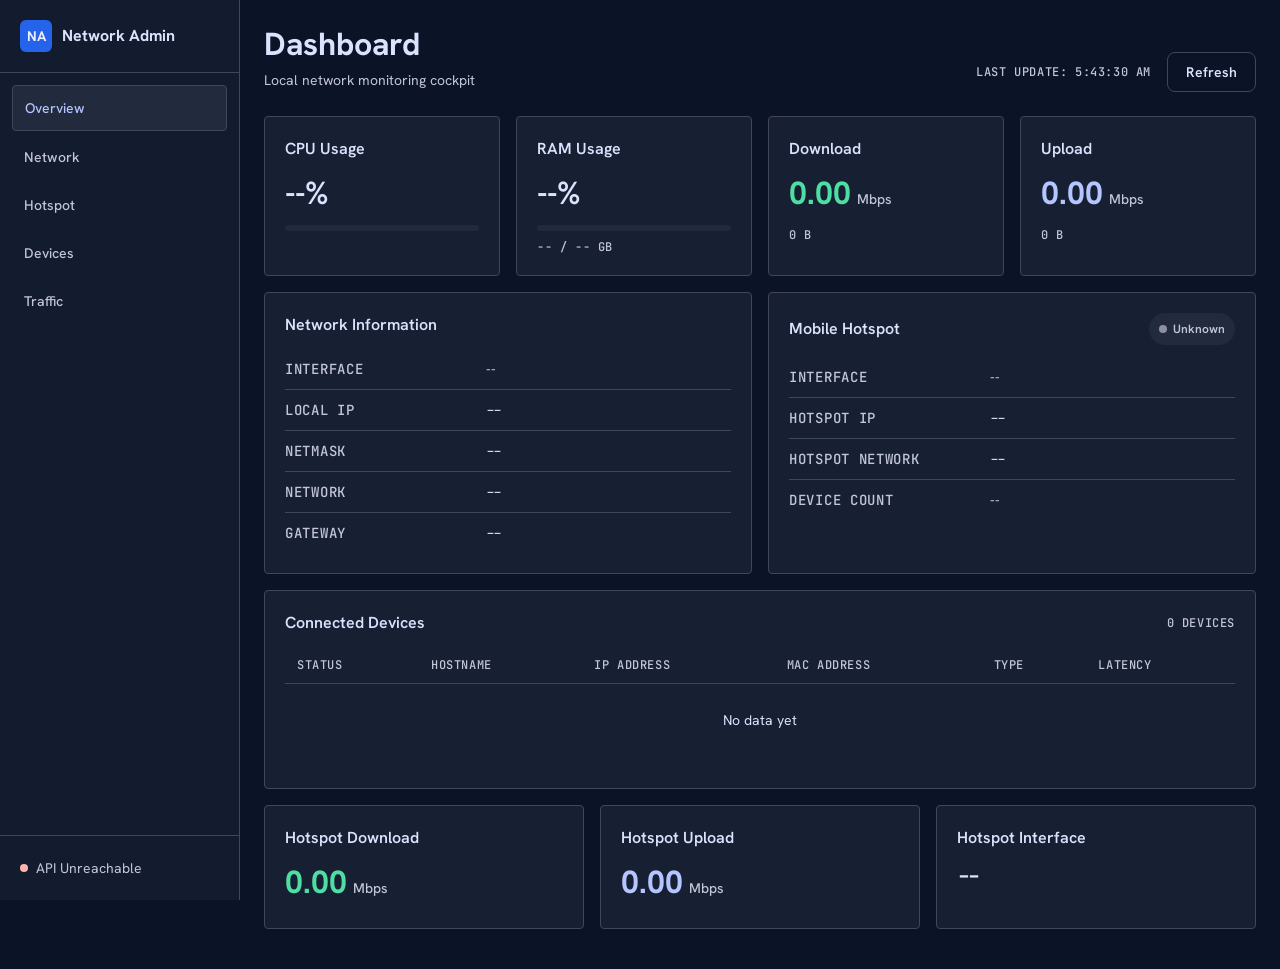
<file: frontend/index.html>
<!DOCTYPE html>
<html lang="en">
<head>
<meta charset="UTF-8">
<meta name="viewport" content="width=device-width, initial-scale=1.0">
<title>Obsidian Flux | Network Monitor</title>
<link rel="preconnect" href="https://fonts.googleapis.com">
<link href="https://fonts.googleapis.com/css2?family=Hanken+Grotesk:wght@400;500;600;700&family=JetBrains+Mono:wght@400;500&display=swap" rel="stylesheet">
<link rel="stylesheet" href="style.css">
</head>
<body>

<div class="app-shell">



  <aside class="sidebar">
    <div class="sidebar-brand">
      <span class="brand-mark">NA</span>
      <span class="brand-name">Network Admin</span>
    </div>

    <nav class="sidebar-nav">
      <a href="#overview" class="nav-item active" data-section="overview">Overview</a>
      <a href="#network" class="nav-item" data-section="network">Network</a>
      <a href="#hotspot" class="nav-item" data-section="hotspot">Hotspot</a>
      <a href="#devices" class="nav-item" data-section="devices">Devices</a>
      <a href="#traffic" class="nav-item" data-section="traffic">Traffic</a>
    </nav>

    <div class="sidebar-footer">
      <div class="api-status" id="api-status">
        <span class="status-dot offline" id="api-status-dot"></span>
        <span id="api-status-text">Connecting…</span>
      </div>
    </div>
  </aside>



  <main class="main">

    <header class="topbar">
      <div>
        <h1 class="page-title">Dashboard</h1>
        <p class="page-subtitle">Local network monitoring cockpit</p>
      </div>
      <div class="topbar-actions">
        <span class="label-mono" id="last-updated">LAST UPDATE: --:--:--</span>
        <button class="btn btn-secondary" id="refresh-btn">Refresh</button>
      </div>
    </header>



    <section class="grid grid-4" id="overview">

      <div class="card metric-card">
        <div class="card-header">
          <span class="card-title">CPU Usage</span>
        </div>
        <div class="metric-value" id="cpu-value">--%</div>
        <div class="progress-bar">
          <div class="progress-fill" id="cpu-bar" style="width:0%"></div>
        </div>
      </div>

      <div class="card metric-card">
        <div class="card-header">
          <span class="card-title">RAM Usage</span>
        </div>
        <div class="metric-value" id="ram-value">--%</div>
        <div class="progress-bar">
          <div class="progress-fill" id="ram-bar" style="width:0%"></div>
        </div>
        <div class="metric-sub label-mono" id="ram-detail">-- / -- GB</div>
      </div>

      <div class="card metric-card">
        <div class="card-header">
          <span class="card-title">Download</span>
        </div>
        <div class="metric-value accent-secondary" id="download-value">0.00<span class="metric-unit">Mbps</span></div>
        <div class="metric-sub label-mono" id="download-bytes">0 B</div>
      </div>

      <div class="card metric-card">
        <div class="card-header">
          <span class="card-title">Upload</span>
        </div>
        <div class="metric-value accent-primary" id="upload-value">0.00<span class="metric-unit">Mbps</span></div>
        <div class="metric-sub label-mono" id="upload-bytes">0 B</div>
      </div>

    </section>



    <section class="grid grid-2" id="network">

      <div class="card">
        <div class="card-header">
          <span class="card-title">Network Information</span>
        </div>
        <table class="info-table">
          <tbody>
            <tr><td class="label-mono">INTERFACE</td><td id="net-interface">--</td></tr>
            <tr><td class="label-mono">LOCAL IP</td><td class="mono" id="net-local-ip">--</td></tr>
            <tr><td class="label-mono">NETMASK</td><td class="mono" id="net-netmask">--</td></tr>
            <tr><td class="label-mono">NETWORK</td><td class="mono" id="net-network">--</td></tr>
            <tr><td class="label-mono">GATEWAY</td><td class="mono" id="net-gateway">--</td></tr>
          </tbody>
        </table>
      </div>

      <div class="card" id="hotspot">
        <div class="card-header">
          <span class="card-title">Mobile Hotspot</span>
          <span class="chip" id="hotspot-status-chip"><span class="chip-dot"></span><span id="hotspot-status-text">Unknown</span></span>
        </div>
        <table class="info-table">
          <tbody>
            <tr><td class="label-mono">INTERFACE</td><td id="hotspot-interface">--</td></tr>
            <tr><td class="label-mono">HOTSPOT IP</td><td class="mono" id="hotspot-ip">--</td></tr>
            <tr><td class="label-mono">HOTSPOT NETWORK</td><td class="mono" id="hotspot-network">--</td></tr>
            <tr><td class="label-mono">DEVICE COUNT</td><td id="hotspot-device-count">--</td></tr>
          </tbody>
        </table>
      </div>

    </section>



    <section class="grid grid-1" id="devices">
      <div class="card">
        <div class="card-header">
          <span class="card-title">Connected Devices</span>
          <span class="label-mono" id="devices-count">0 DEVICES</span>
        </div>
        <div class="table-wrap">
          <table class="data-table">
            <thead>
              <tr>
                <th class="label-mono">STATUS</th>
                <th class="label-mono">HOSTNAME</th>
                <th class="label-mono">IP ADDRESS</th>
                <th class="label-mono">MAC ADDRESS</th>
                <th class="label-mono">TYPE</th>
                <th class="label-mono">LATENCY</th>
              </tr>
            </thead>
            <tbody id="devices-body">
              <tr><td colspan="6" class="empty-row">No data yet</td></tr>
            </tbody>
          </table>
        </div>
        <p class="table-note" id="devices-note"></p>
      </div>
    </section>



    <section class="grid grid-3" id="traffic">

      <div class="card metric-card">
        <div class="card-header">
          <span class="card-title">Hotspot Download</span>
        </div>
        <div class="metric-value accent-secondary" id="traffic-download">0.00<span class="metric-unit">Mbps</span></div>
      </div>

      <div class="card metric-card">
        <div class="card-header">
          <span class="card-title">Hotspot Upload</span>
        </div>
        <div class="metric-value accent-primary" id="traffic-upload">0.00<span class="metric-unit">Mbps</span></div>
      </div>

      <div class="card metric-card">
        <div class="card-header">
          <span class="card-title">Hotspot Interface</span>
        </div>
        <div class="metric-value metric-value-sm mono" id="traffic-interface">--</div>
        <div class="metric-sub label-mono" id="traffic-error"></div>
      </div>

    </section>

  </main>
</div>

<script src="app.js"></script>
</body>
</html>
</file>
<file: frontend/style.css>
/* ============================================================
   OBSIDIAN FLUX - DESIGN TOKENS (from Design.md)
   ============================================================ */

:root {
  /* Colors */
  --surface: #0b1326;
  --surface-dim: #0b1326;
  --surface-bright: #31394d;
  --surface-container-lowest: #060e20;
  --surface-container-low: #131b2e;
  --surface-container: #171f33;
  --surface-container-high: #222a3d;
  --surface-container-highest: #2d3449;
  --on-surface: #dae2fd;
  --on-surface-variant: #c3c6d7;
  --outline: #8d90a0;
  --outline-variant: #434655;
  --primary: #b4c5ff;
  --on-primary: #002a78;
  --primary-container: #2563eb;
  --on-primary-container: #eeefff;
  --secondary: #4edea3;
  --on-secondary: #003824;
  --secondary-container: #00a572;
  --tertiary: #ffb596;
  --on-tertiary-container: #ffede6;
  --error: #ffb4ab;
  --on-error: #690005;
  --error-container: #93000a;
  --on-error-container: #ffdad6;
  --background: #0b1326;
  --on-background: #dae2fd;
  --surface-variant: #2d3449;

  /* Typography */
  --font-body: "Hanken Grotesk", sans-serif;
  --font-mono: "JetBrains Mono", monospace;

  /* Radius */
  --radius-sm: 0.125rem;
  --radius-default: 0.25rem;
  --radius-md: 0.375rem;
  --radius-lg: 0.5rem;
  --radius-xl: 0.75rem;
  --radius-full: 9999px;

  /* Spacing */
  --unit: 4px;
  --gutter: 16px;
  --margin-page: 24px;
  --card-padding: 20px;
  --stack-gap: 12px;

  /* Sidebar */
  --sidebar-width: 240px;
}

* {
  margin: 0;
  padding: 0;
  box-sizing: border-box;
}

body {
  font-family: var(--font-body);
  background: var(--background);
  color: var(--on-background);
  font-size: 16px;
  line-height: 24px;
}

.mono {
  font-family: var(--font-mono);
}

.label-mono {
  font-family: var(--font-mono);
  font-size: 12px;
  font-weight: 500;
  line-height: 16px;
  letter-spacing: 0.05em;
  text-transform: uppercase;
  color: var(--on-surface-variant);
}

/* ============================================================
   LAYOUT
   ============================================================ */

.app-shell {
  display: flex;
  min-height: 100vh;
}

/* ---------------- SIDEBAR ---------------- */

.sidebar {
  width: var(--sidebar-width);
  flex-shrink: 0;
  background: var(--surface-container-low);
  border-right: 1px solid var(--outline-variant);
  display: flex;
  flex-direction: column;
  position: fixed;
  top: 0;
  left: 0;
  height: 100vh;
}

.sidebar-brand {
  display: flex;
  align-items: center;
  gap: 10px;
  padding: 20px var(--card-padding);
  border-bottom: 1px solid var(--outline-variant);
}

.brand-mark {
  width: 32px;
  height: 32px;
  border-radius: var(--radius-md);
  background: var(--primary-container);
  color: var(--on-primary-container);
  display: flex;
  align-items: center;
  justify-content: center;
  font-weight: 700;
  font-size: 14px;
}

.brand-name {
  font-weight: 700;
  font-size: 16px;
  color: var(--on-surface);
}

.sidebar-nav {
  display: flex;
  flex-direction: column;
  padding: var(--stack-gap) 12px;
  gap: 4px;
  flex: 1;
}

.nav-item {
  display: block;
  padding: 10px 12px;
  border-radius: var(--radius-default);
  color: var(--on-surface-variant);
  text-decoration: none;
  font-weight: 500;
  font-size: 14px;
  transition: background 0.15s ease, color 0.15s ease;
}

.nav-item:hover {
  background: var(--surface-container-high);
  color: var(--on-surface);
}

.nav-item.active {
  background: var(--surface-container-high);
  color: var(--primary);
  border: 1px solid var(--outline-variant);
}

.sidebar-footer {
  padding: var(--card-padding);
  border-top: 1px solid var(--outline-variant);
}

.api-status {
  display: flex;
  align-items: center;
  gap: 8px;
  font-size: 14px;
  color: var(--on-surface-variant);
}

/* ---------------- MAIN ---------------- */

.main {
  margin-left: var(--sidebar-width);
  flex: 1;
  padding: var(--margin-page);
  max-width: 1440px;
}

.topbar {
  display: flex;
  align-items: flex-end;
  justify-content: space-between;
  margin-bottom: 24px;
  flex-wrap: wrap;
  gap: 12px;
}

.page-title {
  font-size: 32px;
  font-weight: 700;
  line-height: 40px;
  color: var(--on-surface);
}

.page-subtitle {
  font-size: 14px;
  color: var(--on-surface-variant);
  margin-top: 4px;
}

.topbar-actions {
  display: flex;
  align-items: center;
  gap: 16px;
}

/* ============================================================
   GRID
   ============================================================ */

.grid {
  display: grid;
  gap: var(--gutter);
  margin-bottom: var(--gutter);
}

.grid-4 {
  grid-template-columns: repeat(4, 1fr);
}

.grid-3 {
  grid-template-columns: repeat(3, 1fr);
}

.grid-2 {
  grid-template-columns: repeat(2, 1fr);
}

.grid-1 {
  grid-template-columns: 1fr;
}

@media (max-width: 1279px) {
  .grid-4, .grid-3, .grid-2 {
    grid-template-columns: repeat(2, 1fr);
  }
}

@media (max-width: 767px) {
  .grid-4, .grid-3, .grid-2 {
    grid-template-columns: 1fr;
  }
  .sidebar {
    width: 64px;
  }
  .brand-name {
    display: none;
  }
  .nav-item {
    text-align: center;
    font-size: 0;
  }
  .main {
    margin-left: 64px;
    padding: 16px;
  }
}

/* ============================================================
   CARD
   ============================================================ */

.card {
  background: var(--surface-container);
  border: 1px solid var(--outline-variant);
  border-radius: var(--radius-default);
  padding: var(--card-padding);
}

.card-header {
  display: flex;
  align-items: center;
  justify-content: space-between;
  margin-bottom: var(--stack-gap);
}

.card-title {
  font-weight: 600;
  font-size: 16px;
  color: var(--on-surface);
}

/* ---------------- METRIC CARD ---------------- */

.metric-value {
  font-size: 32px;
  font-weight: 700;
  line-height: 40px;
  color: var(--on-surface);
}

.metric-value-sm {
  font-size: 20px;
  line-height: 28px;
}

.metric-unit {
  font-size: 14px;
  font-weight: 500;
  color: var(--on-surface-variant);
  margin-left: 6px;
}

.metric-sub {
  margin-top: 8px;
}

.accent-secondary {
  color: var(--secondary);
}

.accent-primary {
  color: var(--primary);
}

/* ---------------- PROGRESS BAR ---------------- */

.progress-bar {
  margin-top: 12px;
  height: 6px;
  border-radius: var(--radius-full);
  background: var(--surface-container-high);
  overflow: hidden;
}

.progress-fill {
  height: 100%;
  border-radius: var(--radius-full);
  background: linear-gradient(90deg, var(--primary-container), var(--primary));
  transition: width 0.4s ease;
}

.progress-fill.warn {
  background: linear-gradient(90deg, #bc4800, var(--tertiary));
}

.progress-fill.danger {
  background: linear-gradient(90deg, var(--error-container), var(--error));
}

/* ============================================================
   INFO TABLE (key/value)
   ============================================================ */

.info-table {
  width: 100%;
  border-collapse: collapse;
}

.info-table td {
  padding: 8px 0;
  border-bottom: 1px solid var(--outline-variant);
  font-size: 14px;
  color: var(--on-surface);
}

.info-table td:first-child {
  width: 45%;
  color: var(--on-surface-variant);
}

.info-table tr:last-child td {
  border-bottom: none;
}

/* ============================================================
   DATA TABLE
   ============================================================ */

.table-wrap {
  overflow-x: auto;
}

.data-table {
  width: 100%;
  border-collapse: collapse;
}

.data-table th {
  text-align: left;
  padding: 10px 12px;
  border-bottom: 1px solid var(--outline-variant);
}

.data-table td {
  padding: 12px;
  border-bottom: 1px solid var(--outline-variant);
  font-size: 14px;
  color: var(--on-surface);
}

.data-table tbody tr:hover {
  background: var(--surface-container-high);
}

.data-table tbody tr:last-child td {
  border-bottom: none;
}

.empty-row {
  text-align: center;
  color: var(--on-surface-variant);
  padding: 24px !important;
}

.table-note {
  margin-top: 12px;
  font-size: 13px;
  color: var(--tertiary);
}

/* ============================================================
   CHIPS & STATUS
   ============================================================ */

.chip {
  display: inline-flex;
  align-items: center;
  gap: 6px;
  padding: 4px 10px;
  border-radius: var(--radius-full);
  font-size: 12px;
  font-weight: 600;
  background: var(--surface-container-high);
  color: var(--on-surface-variant);
}

.chip-dot {
  width: 8px;
  height: 8px;
  border-radius: var(--radius-full);
  background: var(--outline);
}

.chip.online {
  background: rgba(78, 222, 163, 0.14);
  color: var(--secondary);
}

.chip.online .chip-dot {
  background: var(--secondary);
  box-shadow: 0 0 6px var(--secondary);
}

.chip.offline {
  background: rgba(255, 180, 171, 0.14);
  color: var(--error);
}

.chip.offline .chip-dot {
  background: var(--error);
}

.status-dot {
  width: 8px;
  height: 8px;
  border-radius: var(--radius-full);
  background: var(--outline);
  flex-shrink: 0;
}

.status-dot.online {
  background: var(--secondary);
  box-shadow: 0 0 6px var(--secondary);
}

.status-dot.offline {
  background: var(--error);
}

/* ============================================================
   BUTTONS
   ============================================================ */

.btn {
  font-family: var(--font-body);
  font-weight: 600;
  font-size: 14px;
  padding: 10px 18px;
  border-radius: var(--radius-lg);
  cursor: pointer;
  border: 1px solid transparent;
  transition: filter 0.15s ease, background 0.15s ease;
}

.btn-secondary {
  background: transparent;
  border: 1px solid var(--outline-variant);
  color: var(--on-surface);
}

.btn-secondary:hover {
  background: var(--surface-container-high);
}

.btn:active {
  filter: brightness(0.9);
}
</file>
